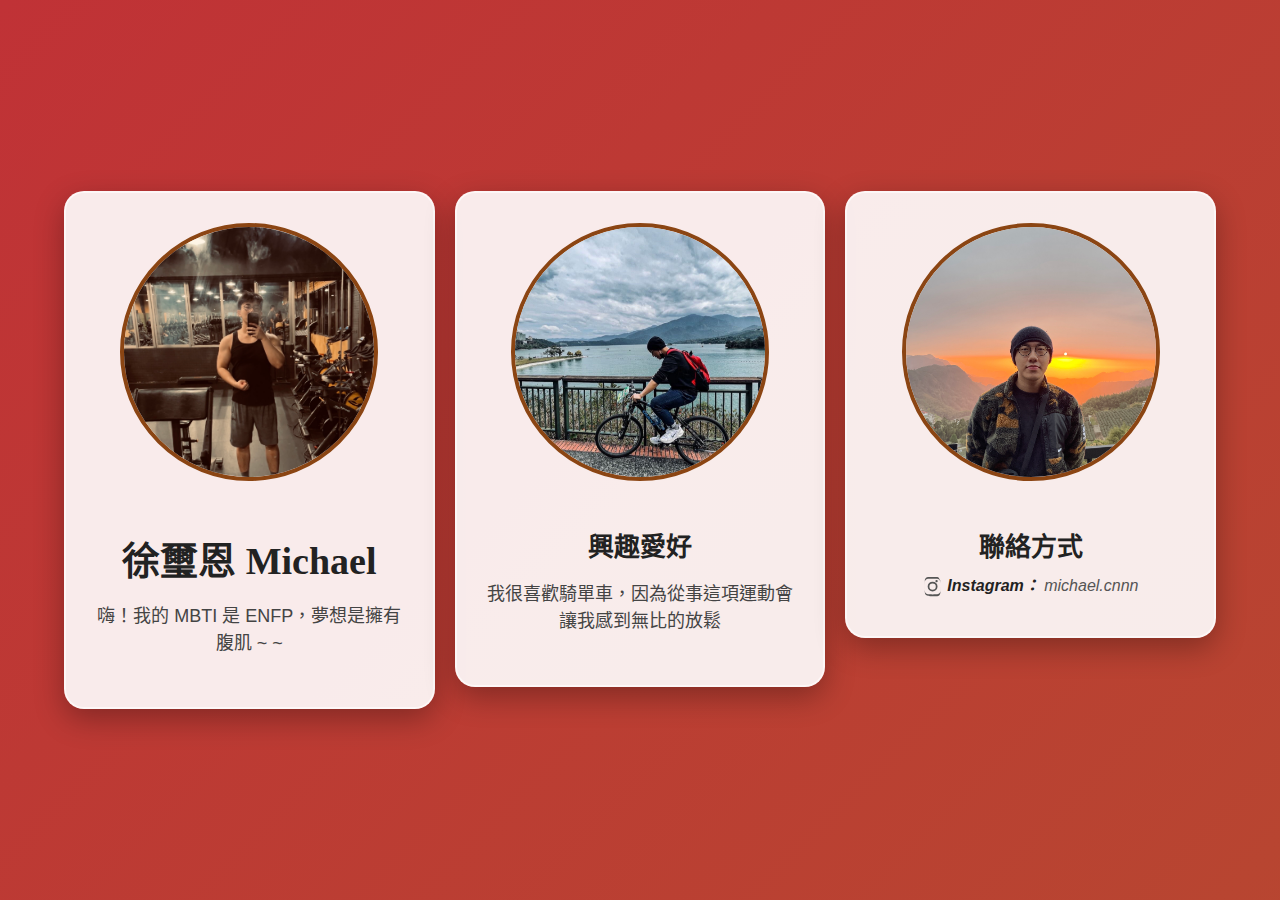
<file: index.html>
<!DOCTYPE html>
<html lang="zh-TW">
<head>
    <meta charset="UTF-8">
    <meta name="viewport" content="width=device-width, initial-scale=1.0">
    <title>個人簡介卡片</title>
    <link rel="stylesheet" href="styles.css">
    
</head>
<body>
    <div class="card-container">
        <div class="card">
            <img src="profile.jpg" alt="個人照片" class="profile-image">
            <h1 class="name">徐璽恩 Michael</h1>
            <p class="description">嗨！我的 MBTI 是 ENFP，夢想是擁有腹肌 ~ ~</p>
        </div>

        <div class="card">
            <img src="hobby.jpg" alt="興趣愛好圖片" class="card-image">
            <h2 class="section-title">興趣愛好</h2>
            <p class="description">我很喜歡騎單車，因為從事這項運動會讓我感到無比的放鬆</p>
        </div>

        <div class="card">
            <img src="contact.jpg" alt="聯絡方式圖片" class="card-image">
            <h2 class="section-title">聯絡方式</h2>
            
            <p class="info">
            <svg xmlns="http://www.w3.org/2000/svg" width="24" height="" viewBox="0 0 25 25">
                <path fill="currentColor" d="M12 2.163c3.204 0 3.584.012 4.849.07 1.366.062 2.633.292 3.608 1.267.975.975 1.204 2.242 1.267 3.608.058 1.265.07 1.645.07 4.849s-.012 3.584-.07 4.849c-.062 1.366-.292 2.633-1.267 3.608-.975.975-2.242 1.204-3.608 1.267-1.265.058-1.645.07-4.849.07s-3.584-.012-4.849-.07c-1.366-.062-2.633-.292-3.608-1.267-.975-.975-1.204-2.242-1.267-3.608C2.175 15.584 2.163 15.204 2.163 12s.012-3.584.07-4.849c.062-1.366.292-2.633 1.267-3.608.975-.975 2.242-1.204 3.608-1.267 1.265-.058 1.645-.07 4.849-.07M12 0C8.741 0 8.332.012 7.053.07 5.772.128 4.529.318 3.517 1.33c-1.012 1.012-1.202 2.255-1.26 3.536C2.199 6.668 2.187 7.079 2.187 12s.012 5.332.07 6.611c.058 1.281.248 2.524 1.26 3.536 1.012 1.012 2.255 1.202 3.536 1.26C8.332 23.988 8.741 24 12 24s3.668-.012 4.947-.07c1.281-.058 2.524-.248 3.536-1.26 1.012-1.012 1.202-2.255 1.26-3.536.058-1.279.07-1.688.07-6.611s-.012-5.332-.07-6.611c-.058-1.281-.248-2.524-1.26-3.536C19.471.318 18.228.128 16.947.07 15.668.012 15.259 0 12 0zm0 5.838a6.163 6.163 0 1 0 0 12.326 6.163 6.163 0 1 0 0-12.326zm0 10.163a3.999 3.999 0 1 1 0-7.998 3.999 3.999 0 0 1 0 7.998zm6.406-10.845a1.44 1.44 0 1 1-2.879 0 1.44 1.44 0 1 1 2.879 0z"/>
            </svg>
            <strong class="info2">Instagram：</strong> michael.cnnn
        </p>
            
            
        </div>
    </div>
</body>
</html>
</file>
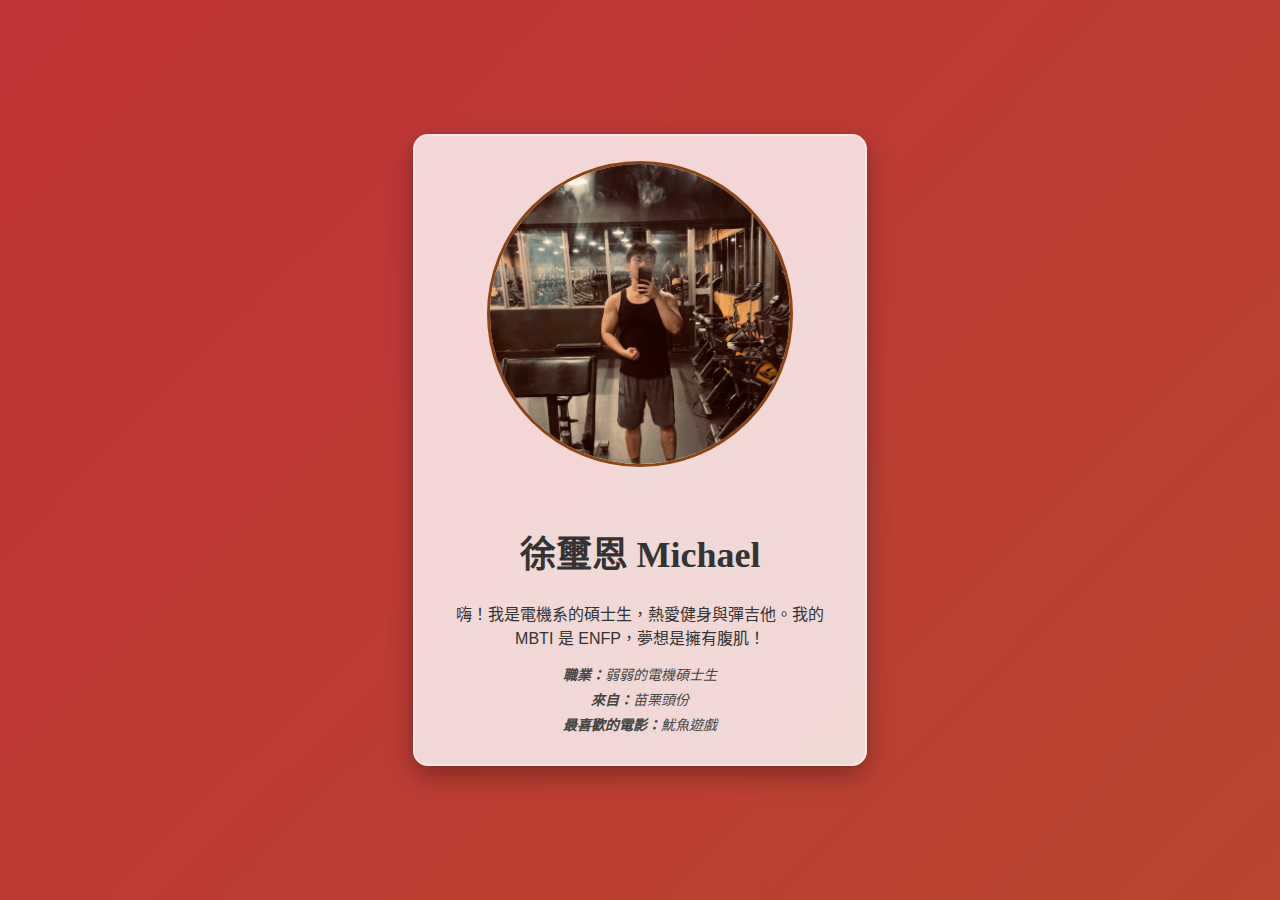
<file: 0219/index.html>
<!DOCTYPE html>
<html lang="zh-TW">
<head>
    <meta charset="UTF-8">
    <meta name="viewport" content="width=device-width, initial-scale=1.0">
    <title>個人簡介卡片</title>
    <link rel="stylesheet" href="styles.css">
</head>
<body>
    <div class="card-container">
        <div class="card">
            <img src="profile.jpg" alt="個人照片" class="profile-image">
            <h1 class="name">徐璽恩 Michael</h1>
            <p class="description">嗨！我是電機系的碩士生，熱愛健身與彈吉他。我的 MBTI 是 ENFP，夢想是擁有腹肌！</p>
            <p class="info"><strong class="info2">職業：</strong>弱弱的電機碩士生</p>
            <p class="info"><strong class="info2">來自：</strong>苗栗頭份</p>
            <p class="info"><strong class="info2">最喜歡的電影：</strong>魷魚遊戲</p>
        </div>
    </div>
</body>
</html>
</file>
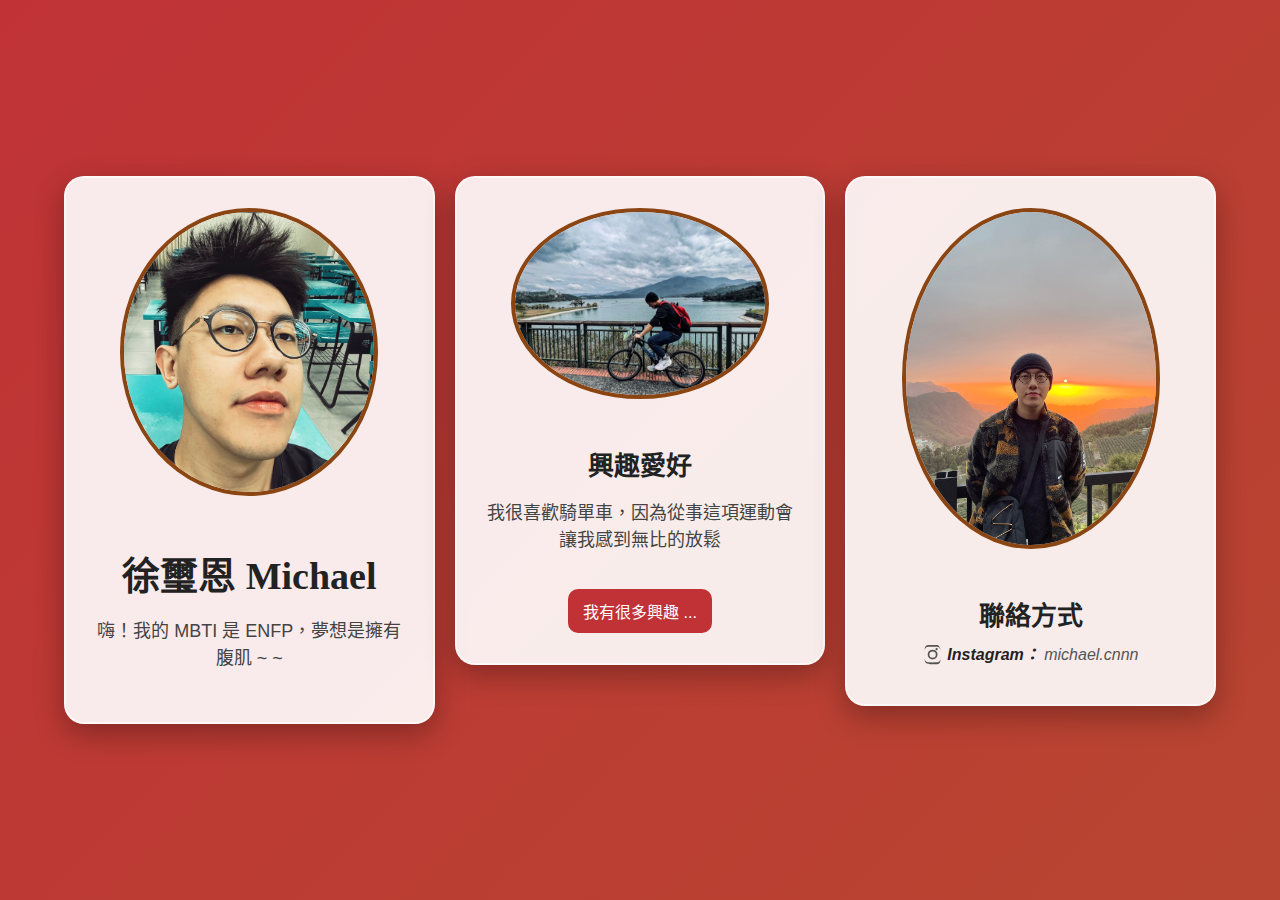
<file: 0312/week4/profile.html>
<!DOCTYPE html>
<html lang="zh-TW">
<head>
    <meta charset="UTF-8">
    <meta name="viewport" content="width=device-width, initial-scale=1.0">
    <title>個人簡介卡片</title>
    <link rel="stylesheet" href="styles.css">
    
</head>
<body>
    <div class="card-container">
        <div class="card">
            <img src="profile.jpg" alt="個人照片" class="profile-image">
            <h1 class="name">徐璽恩 Michael</h1>
            <p class="description">嗨！我的 MBTI 是 ENFP，夢想是擁有腹肌 ~ ~</p>
        </div>

        <div class="card">
            <img id="hobbyImage" src="bike.jpg" alt="興趣圖片" class="card-image">
            <h2 class="section-title">興趣愛好</h2>
            <p id="hobbyText" class="description">我很喜歡騎單車，因為從事這項運動會讓我感到無比的放鬆</p>
            <button id="hobbyBtn">我有很多興趣 ...</button>
        </div>
        

        <div class="card">
            <img src="contact.jpg" alt="聯絡方式圖片" class="card-image">
            <h2 class="section-title">聯絡方式</h2>
            
            <p class="info">
            <svg xmlns="http://www.w3.org/2000/svg" width="24" height="" viewBox="0 0 25 25">
                <path fill="currentColor" d="M12 2.163c3.204 0 3.584.012 4.849.07 1.366.062 2.633.292 3.608 1.267.975.975 1.204 2.242 1.267 3.608.058 1.265.07 1.645.07 4.849s-.012 3.584-.07 4.849c-.062 1.366-.292 2.633-1.267 3.608-.975.975-2.242 1.204-3.608 1.267-1.265.058-1.645.07-4.849.07s-3.584-.012-4.849-.07c-1.366-.062-2.633-.292-3.608-1.267-.975-.975-1.204-2.242-1.267-3.608C2.175 15.584 2.163 15.204 2.163 12s.012-3.584.07-4.849c.062-1.366.292-2.633 1.267-3.608.975-.975 2.242-1.204 3.608-1.267 1.265-.058 1.645-.07 4.849-.07M12 0C8.741 0 8.332.012 7.053.07 5.772.128 4.529.318 3.517 1.33c-1.012 1.012-1.202 2.255-1.26 3.536C2.199 6.668 2.187 7.079 2.187 12s.012 5.332.07 6.611c.058 1.281.248 2.524 1.26 3.536 1.012 1.012 2.255 1.202 3.536 1.26C8.332 23.988 8.741 24 12 24s3.668-.012 4.947-.07c1.281-.058 2.524-.248 3.536-1.26 1.012-1.012 1.202-2.255 1.26-3.536.058-1.279.07-1.688.07-6.611s-.012-5.332-.07-6.611c-.058-1.281-.248-2.524-1.26-3.536C19.471.318 18.228.128 16.947.07 15.668.012 15.259 0 12 0zm0 5.838a6.163 6.163 0 1 0 0 12.326 6.163 6.163 0 1 0 0-12.326zm0 10.163a3.999 3.999 0 1 1 0-7.998 3.999 3.999 0 0 1 0 7.998zm6.406-10.845a1.44 1.44 0 1 1-2.879 0 1.44 1.44 0 1 1 2.879 0z"/>
            </svg>
            <strong class="info2">Instagram：</strong> michael.cnnn
        </p>                   
        </div>
    </div>
    <script src="script.js"></script>
</body>
</html>
</file>
<file: styles.css>
/* 背景樣式 */
body {
    font-family: 'Poppins', Arial, sans-serif;
    background: linear-gradient(135deg, #c03236, #b54c2f, #524b49, #ffdde1);
    background-size: 400% 400%;
    animation: gradientAnimation 10s ease infinite;
    display: flex;
    justify-content: center;
    align-items: center;
    height: 100vh;
    margin: 0;
    flex-direction: column;
}

/* 背景動畫 */
@keyframes gradientAnimation {
    0% { background-position: 0% 50%; }
    50% { background-position: 100% 50%; }
    100% { background-position: 0% 50%; }
}

/* 卡片樣式 */
.card-container {
    display: grid;
    grid-template-columns: repeat(auto-fit, minmax(300px, 1fr));
    gap: 20px;
    justify-content: center;
    align-items: start;
    width: 90%;
    max-width: 1200px;
    margin: 20px auto;
    padding: 20px;
}

.card {
    background: rgba(255, 255, 255, 0.9);
    padding: 30px;
    border-radius: 20px;
    box-shadow: 0 10px 30px rgba(0, 0, 0, 0.3);
    text-align: center;
    border: 2px solid rgba(255, 255, 255, 0.6);
    transition: transform 0.4s, box-shadow 0.4s;
    animation: fadeIn 1s ease-in-out;
}

@keyframes fadeIn {
    from { opacity: 0; transform: scale(0.9); }
    to { opacity: 1; transform: scale(1); }
}

.card:hover {
    transform: scale(1.05);
    box-shadow: 0 15px 35px rgba(0, 0, 0, 0.4);
}

/* 個人照片樣式 */
.profile-image, .card-image {
    width: 250px;
    height: 250px;
    border-radius: 50%;
    border: 4px solid saddlebrown;
    margin-bottom: 20px;
    object-fit: cover;
    transition: transform 0.3s ease-in-out;
}

.profile-image:hover, .card-image:hover {
    transform: scale(1.1);
}

/* 文字樣式 */
.name {
    font-family: 'Georgia', serif;
    font-size: 38px;
    color: #222;
    font-weight: bold;
    margin-bottom: 10px;
}

.description {
    font-size: 18px;
    color: #444;
    margin-bottom: 20px;
    line-height: 1.5;
}

.info {
    font-size: 16px;
    color: #555;
    margin: 8px 0;
    font-style: italic;
    line-height: 1.4;
}

.info2 {
    font-size: 16px;
    color: #222;
    font-weight: bold;
}

/* 額外區塊樣式 */
.section-title {
    font-size: 26px;
    color: #222;
    margin-bottom: 12px;
    font-weight: bold;
}



.icon {
    width: 18px;
    height: 18px;
    vertical-align: middle;
    margin-right: 8px;
}

.info svg {
    width: 20px; /* 調整圖示大小 */
    height: 20px;
    vertical-align: middle; /* 讓圖示與文字對齊 */
    margin-right: 0px; /* 與文字保持適當距離 */
    fill: #E4405F; /* 設定 Instagram 標準顏色，可根據需要修改 */
}


/* 響應式設計 */
@media (max-width: 768px) {
    .card-container {
        grid-template-columns: 1fr;
    }
    .profile-image, .card-image {
        width: 200px;
        height: 200px;
    }
    .name {
        font-size: 32px;
    }
    .description, .info {
        font-size: 16px;
    }
}

@media (max-width: 480px) {
    .profile-image, .card-image {
        width: 180px;
        height: 180px;
    }
    .name {
        font-size: 28px;
    }
    .description, .info {
        font-size: 14px;
    }
}
</file>
<file: 0219/styles.css>
/* 背景樣式 */
body {
    font-family: 'Poppins', Arial, sans-serif;
    background: linear-gradient(135deg, #c03236, #b54c2f, #524b49, #ffdde1);
    background-size: 400% 400%;
    animation: gradientAnimation 10s ease infinite;
    display: flex;
    justify-content: center;
    align-items: center;
    height: 100vh;
    margin: 0;
}

/* 背景動畫 */
@keyframes gradientAnimation {
    0% { background-position: 0% 50%; }
    50% { background-position: 100% 50%; }
    100% { background-position: 0% 50%; }
}

/* 卡片樣式 */
.card-container {
    display: flex;
    justify-content: center;
    align-items: center;
    width: 100%;
    padding: 20px;
}

.card {
    background: rgba(255, 255, 255, 0.8);
    padding: 25px;
    border-radius: 15px;
    box-shadow: 0 10px 25px rgba(0, 0, 0, 0.3);
    text-align: center;
    max-width: 400px;
    border: 2px solid rgba(255, 255, 255, 0.5);
    transition: transform 0.4s, box-shadow 0.4s;
}

.card:hover {
    transform: scale(1.05);
    box-shadow: 0 15px 30px rgba(0, 0, 0, 0.4);
}

/* 個人照片樣式 */
.profile-image {
    width: 300px;
    height: 300px;
    border-radius: 70%;
    border: 3px solid saddlebrown;
    margin-bottom: 30px;
    object-fit: cover;
}

/* 文字樣式 */
.name {
    font-family: 'Georgia', serif;
    font-size: 36px;
    color: #333;
}

.description {
    font-size: 16px;
    color: #333;
    margin-bottom: 15px;
}

.info {
    font-size: 14px;
    color: #444;
    margin: 5px 0;
    font-style: italic;
}

.info2{
    font-size: 14px;
    color: #444;
    margin: 5px 0;
    font-style:oblique;
    font-weight: bold;
}
</file>
<file: 0312/week4/styles.css>
/* 背景樣式 */
body {
    font-family: 'Poppins', Arial, sans-serif;
    background: linear-gradient(135deg, #c03236, #b54c2f, #524b49, #ffdde1);
    background-size: 400% 400%;
    animation: gradientAnimation 10s ease infinite;
    display: flex;
    justify-content: center;
    align-items: center;
    height: 100vh;
    margin: 0;
    flex-direction: column;
}

/* 背景動畫 */
@keyframes gradientAnimation {
    0% { background-position: 0% 50%; }
    50% { background-position: 100% 50%; }
    100% { background-position: 0% 50%; }
}

/* 卡片樣式 */
.card-container {
    display: grid;
    grid-template-columns: repeat(auto-fit, minmax(300px, 1fr));
    gap: 20px;
    justify-content: center;
    align-items: start;
    width: 90%;
    max-width: 1200px;
    margin: 20px auto;
    padding: 20px;
}

.card {
    background: rgba(255, 255, 255, 0.9);
    padding: 30px;
    border-radius: 20px;
    box-shadow: 0 10px 30px rgba(0, 0, 0, 0.3);
    text-align: center;
    border: 2px solid rgba(255, 255, 255, 0.6);
    transition: transform 0.4s, box-shadow 0.4s;
    animation: fadeIn 1s ease-in-out;
}

@keyframes fadeIn {
    from { opacity: 0; transform: scale(0.9); }
    to { opacity: 1; transform: scale(1); }
}

.card:hover {
    transform: scale(1.05);
    box-shadow: 0 15px 35px rgba(0, 0, 0, 0.4);
}

/* 個人照片樣式 */
.profile-image, .card-image {
    width: 250px;
    height: auto;
    border-radius: 50%;
    border: 4px solid saddlebrown;
    margin-bottom: 20px;
    object-fit: cover;
    transition: transform 0.3s ease-in-out;
}

.profile-image:hover, .card-image:hover {
    transform: scale(1.1);
}

/* 文字樣式 */
.name {
    font-family: 'Georgia', serif;
    font-size: 38px;
    color: #222;
    font-weight: bold;
    margin-bottom: 10px;
}

.description {
    font-size: 18px;
    color: #444;
    margin-bottom: 20px;
    line-height: 1.5;
}

.info {
    font-size: 16px;
    color: #555;
    margin: 8px 0;
    font-style: italic;
    line-height: 1.4;
}

.info2 {
    font-size: 16px;
    color: #222;
    font-weight: bold;
}

/* 額外區塊樣式 */
.section-title {
    font-size: 26px;
    color: #222;
    margin-bottom: 12px;
    font-weight: bold;
}



.icon {
    width: 18px;
    height: 18px;
    vertical-align: middle;
    margin-right: 8px;
}

.info svg {
    width: 20px; /* 調整圖示大小 */
    height: 20px;
    vertical-align: middle; /* 讓圖示與文字對齊 */
    margin-right: 0px; /* 與文字保持適當距離 */
    fill: #E4405F; /* 設定 Instagram 標準顏色，可根據需要修改 */
}

#hobbyBtn {
    margin-top: 15px;
    padding: 10px 15px;
    border: none;
    background-color: #c03236;
    color: white;
    border-radius: 10px;
    font-size: 16px;
    cursor: pointer;
    transition: background 0.3s;
}
#hobbyBtn:hover {
    background-color: #8e1e1e;
}












/* 響應式設計 */
@media (max-width: 768px) {
    .card-container {
        grid-template-columns: 1fr;
    }
    .profile-image, .card-image {
        width: 200px;
        height: 200px;
    }
    .name {
        font-size: 32px;
    }
    .description, .info {
        font-size: 16px;
    }
}

@media (max-width: 480px) {
    .profile-image, .card-image {
        width: 180px;
        height: 180px;
    }
    .name {
        font-size: 28px;
    }
    .description, .info {
        font-size: 14px;
    }
}
</file>
